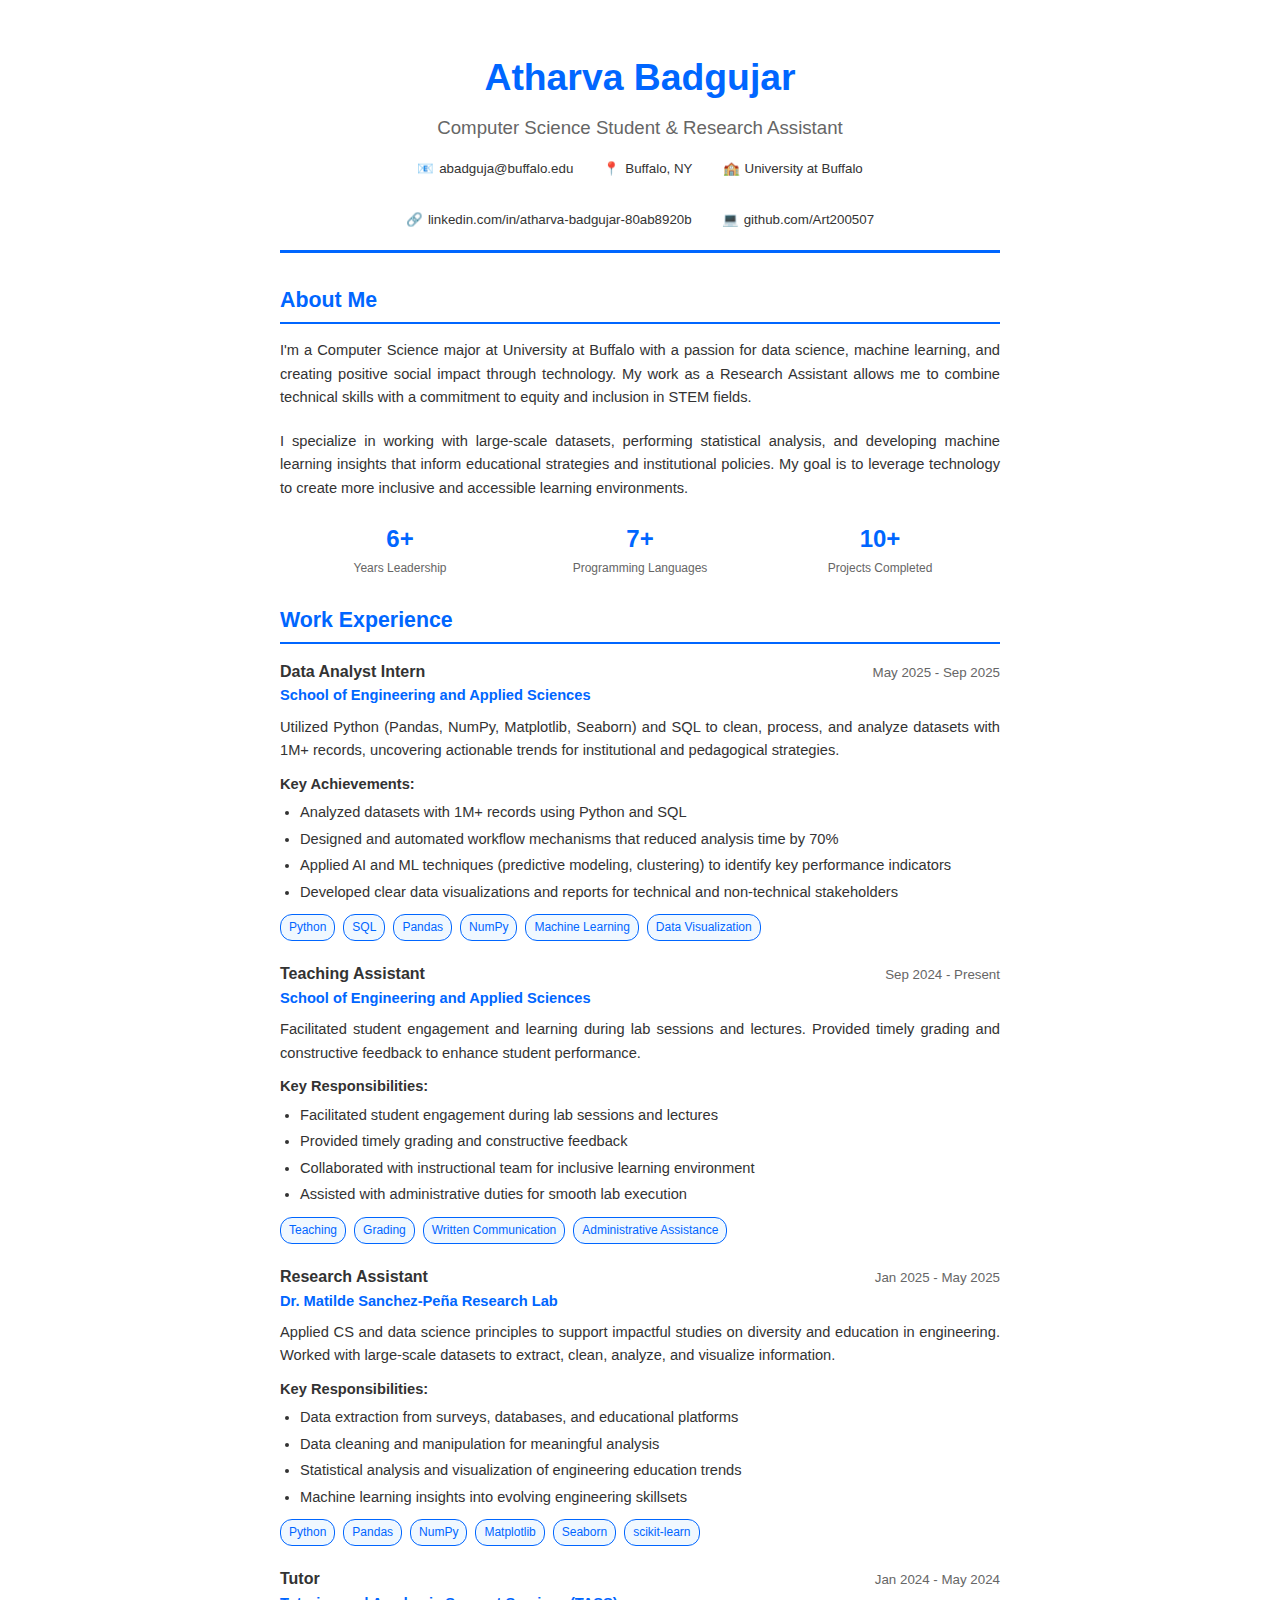
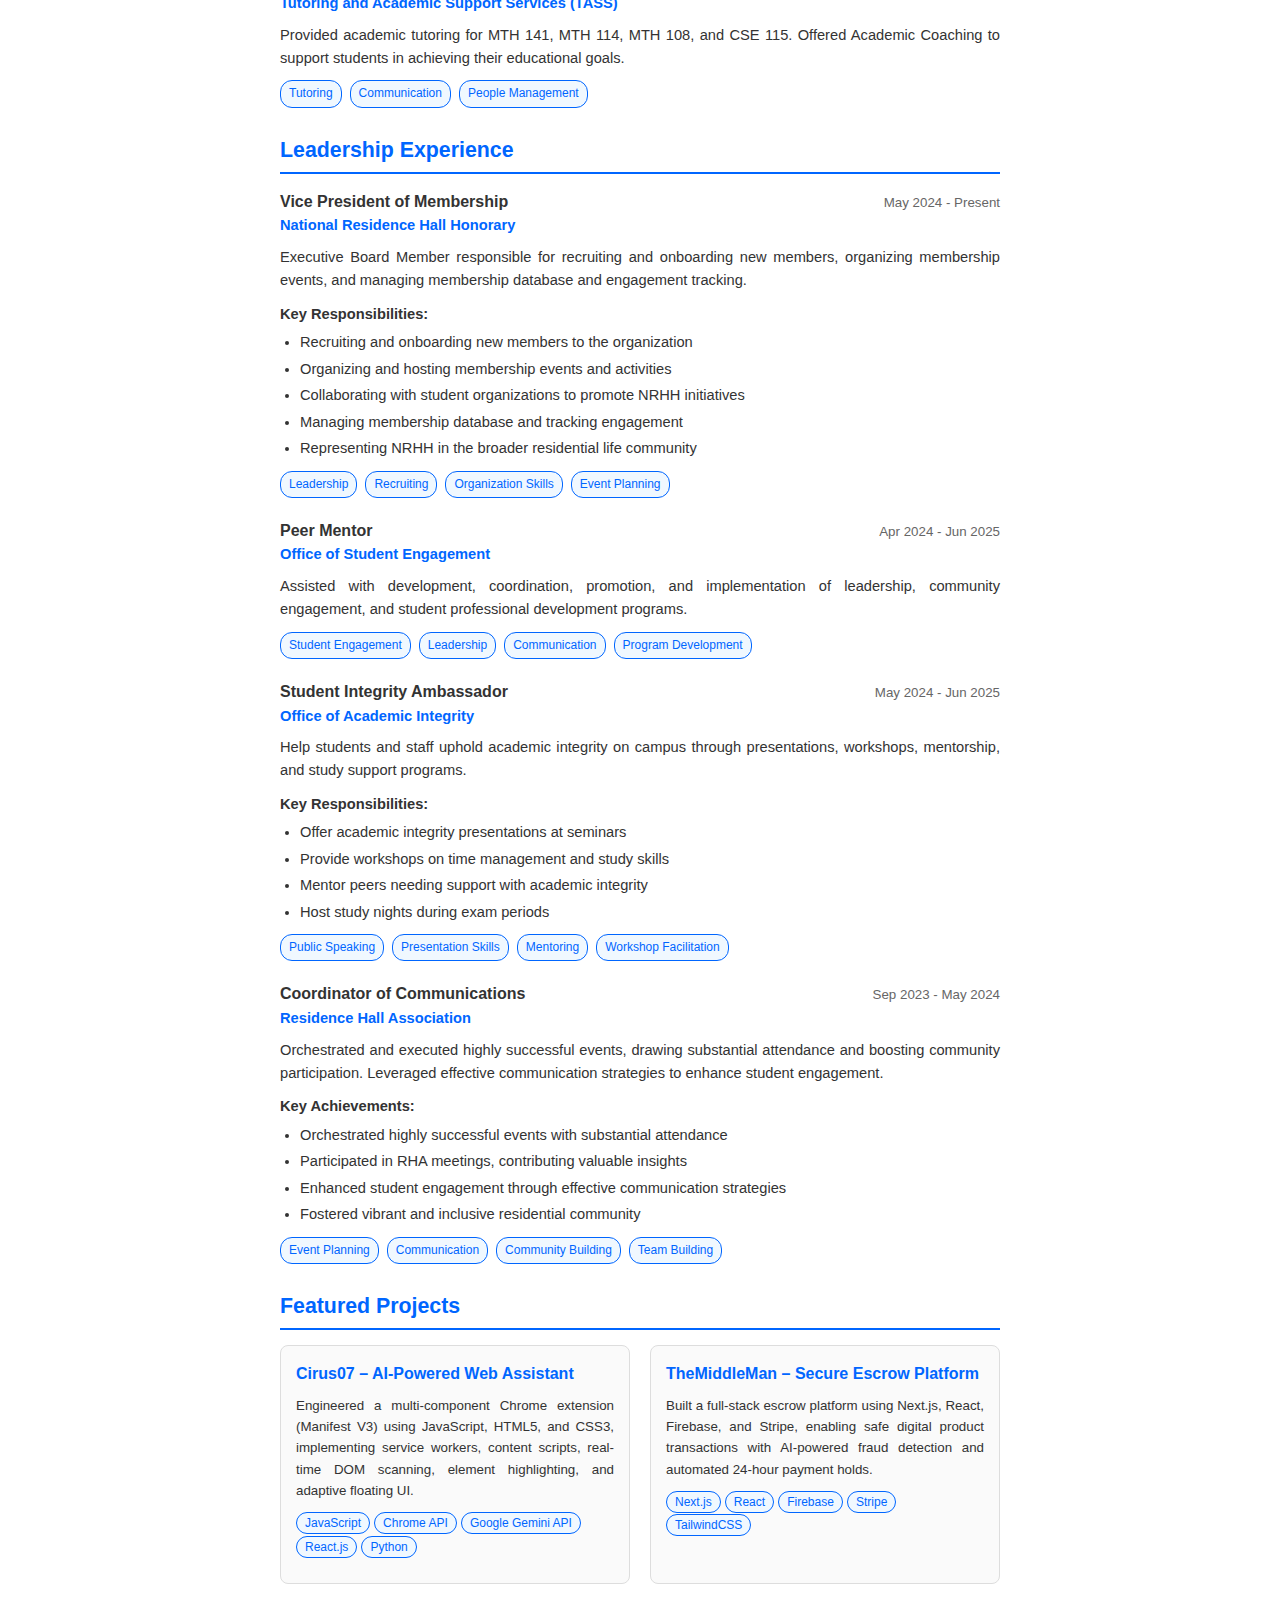
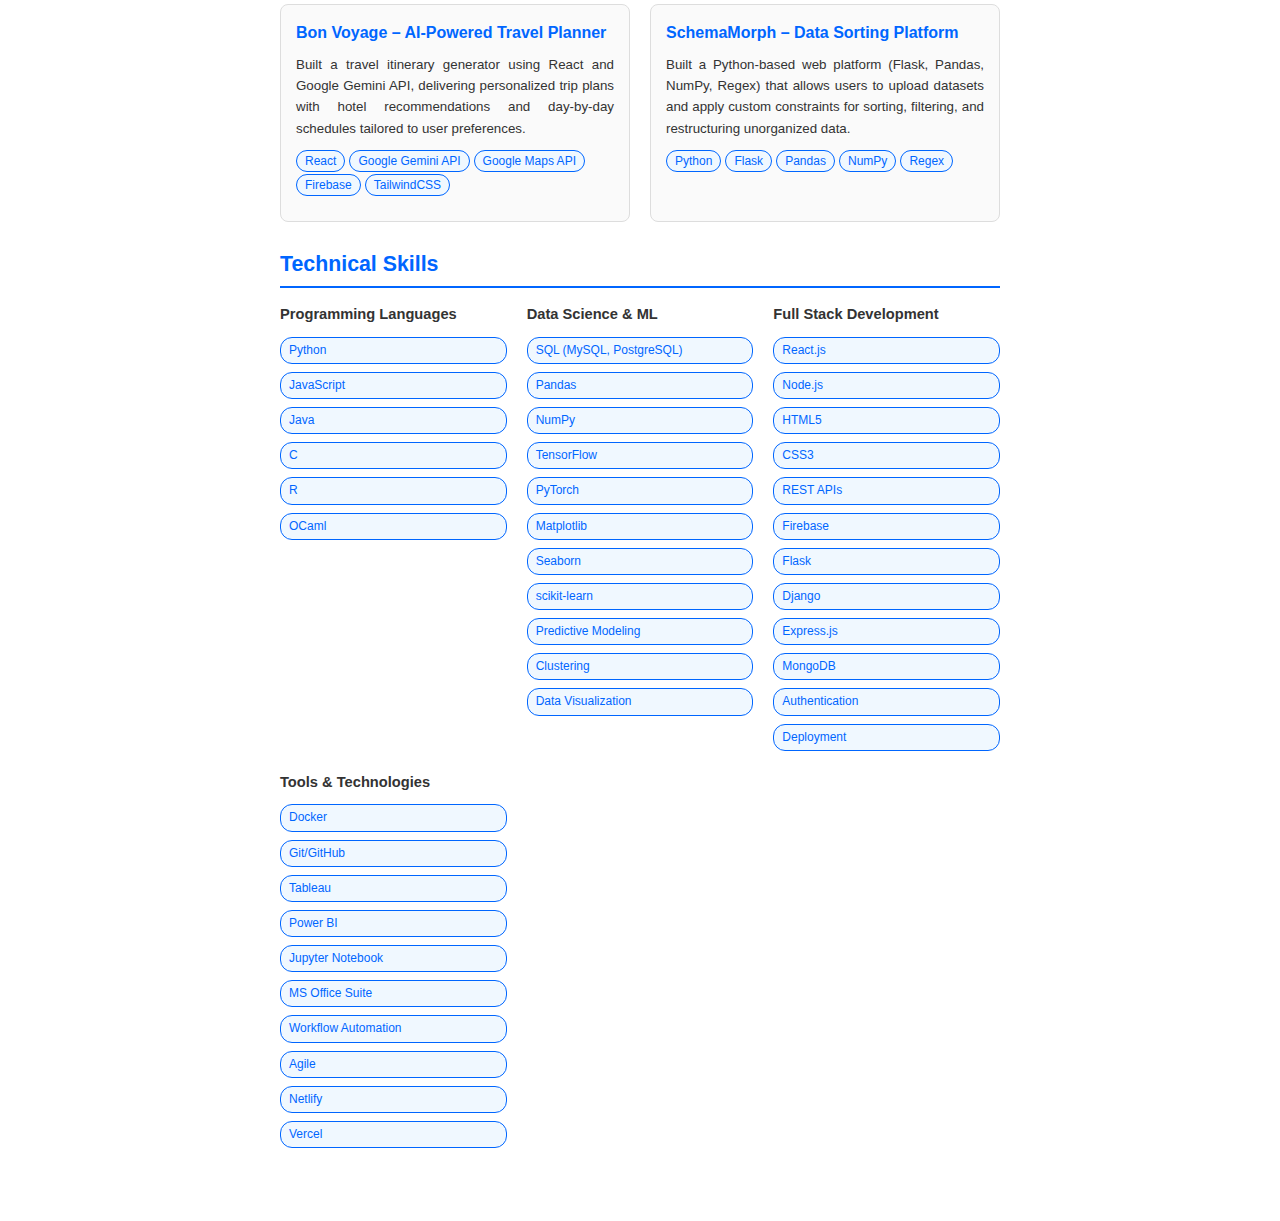
<file: resume.html>
<!DOCTYPE html>
<html lang="en">
<head>
    <meta charset="UTF-8">
    <meta name="viewport" content="width=device-width, initial-scale=1.0">
    <title>Atharva Badgujar - Resume</title>
    <style>
        * {
            margin: 0;
            padding: 0;
            box-sizing: border-box;
        }
        
        body {
            font-family: 'Arial', sans-serif;
            line-height: 1.6;
            color: #333;
            background: white;
            font-size: 11pt;
        }
        
        .container {
            max-width: 8.5in;
            margin: 0 auto;
            padding: 0.5in;
        }
        
        .header {
            text-align: center;
            border-bottom: 3px solid #0066ff;
            padding-bottom: 20px;
            margin-bottom: 30px;
        }
        
        .name {
            font-size: 28pt;
            font-weight: bold;
            color: #0066ff;
            margin-bottom: 5px;
        }
        
        .title {
            font-size: 14pt;
            color: #666;
            margin-bottom: 15px;
        }
        
        .contact-info {
            display: flex;
            justify-content: center;
            gap: 30px;
            flex-wrap: wrap;
            font-size: 10pt;
        }
        
        .contact-item {
            display: flex;
            align-items: center;
            gap: 5px;
        }
        
        .section {
            margin-bottom: 25px;
        }
        
        .section-title {
            font-size: 16pt;
            font-weight: bold;
            color: #0066ff;
            border-bottom: 2px solid #0066ff;
            padding-bottom: 5px;
            margin-bottom: 15px;
        }
        
        .experience-item {
            margin-bottom: 20px;
        }
        
        .experience-header {
            display: flex;
            justify-content: space-between;
            align-items: baseline;
            margin-bottom: 8px;
        }
        
        .job-title {
            font-weight: bold;
            font-size: 12pt;
            color: #333;
        }
        
        .company {
            font-weight: bold;
            color: #0066ff;
        }
        
        .duration {
            color: #666;
            font-size: 10pt;
        }
        
        .experience-description {
            margin-bottom: 10px;
            text-align: justify;
        }
        
        .key-responsibilities {
            margin-bottom: 10px;
        }
        
        .key-responsibilities h4 {
            font-weight: bold;
            margin-bottom: 5px;
            color: #333;
        }
        
        .key-responsibilities ul {
            margin-left: 20px;
        }
        
        .key-responsibilities li {
            margin-bottom: 3px;
        }
        
        .tech-stack {
            display: flex;
            flex-wrap: wrap;
            gap: 8px;
        }
        
        .tech-tag {
            background: #f0f8ff;
            border: 1px solid #0066ff;
            color: #0066ff;
            padding: 3px 8px;
            border-radius: 12px;
            font-size: 9pt;
            font-weight: 500;
        }
        
        .projects-grid {
            display: grid;
            grid-template-columns: 1fr 1fr;
            gap: 20px;
        }
        
        .project-card {
            border: 1px solid #ddd;
            border-radius: 8px;
            padding: 15px;
            background: #fafafa;
        }
        
        .project-title {
            font-weight: bold;
            color: #0066ff;
            margin-bottom: 8px;
            font-size: 12pt;
        }
        
        .project-description {
            margin-bottom: 10px;
            font-size: 10pt;
            text-align: justify;
        }
        
        .project-tech {
            margin-bottom: 10px;
        }
        
        .project-links {
            display: flex;
            gap: 10px;
        }
        
        .project-link {
            color: #0066ff;
            text-decoration: none;
            font-size: 9pt;
        }
        
        .skills-grid {
            display: grid;
            grid-template-columns: 1fr 1fr 1fr;
            gap: 20px;
        }
        
        .skill-category h3 {
            font-weight: bold;
            color: #333;
            margin-bottom: 10px;
            font-size: 11pt;
        }
        
        .skill-items {
            display: flex;
            flex-direction: column;
            gap: 8px;
        }
        
        .skill-item {
            display: flex;
            justify-content: space-between;
            align-items: center;
        }
        
        .skill-name {
            font-weight: 500;
        }
        
        .skill-level {
            width: 60px;
            height: 8px;
            background: #ddd;
            border-radius: 4px;
            overflow: hidden;
        }
        
        .skill-progress {
            height: 100%;
            background: #0066ff;
            border-radius: 4px;
        }
        
        .about-text {
            text-align: justify;
            margin-bottom: 20px;
            font-size: 11pt;
        }
        
        .about-stats {
            display: flex;
            justify-content: space-around;
            text-align: center;
        }
        
        .stat-item {
            flex: 1;
        }
        
        .stat-number {
            font-size: 18pt;
            font-weight: bold;
            color: #0066ff;
        }
        
        .stat-label {
            font-size: 9pt;
            color: #666;
        }
        
        @media print {
            body {
                font-size: 10pt;
            }
            
            .container {
                padding: 0.25in;
            }
            
            .section {
                margin-bottom: 20px;
            }
            
            .projects-grid {
                grid-template-columns: 1fr;
            }
            
            .skills-grid {
                grid-template-columns: 1fr 1fr;
            }
        }
    </style>
</head>
<body>
    <div class="container">
        <!-- Header -->
        <div class="header">
            <div class="name">Atharva Badgujar</div>
            <div class="title">Computer Science Student & Research Assistant</div>
            <div class="contact-info">
                <div class="contact-item">
                    <span>📧</span>
                    <span>abadguja@buffalo.edu</span>
                </div>
                <div class="contact-item">
                    <span>📍</span>
                    <span>Buffalo, NY</span>
                </div>
                <div class="contact-item">
                    <span>🏫</span>
                    <span>University at Buffalo</span>
                </div>
                <div class="contact-item">
                    <span>🔗</span>
                    <span>linkedin.com/in/atharva-badgujar-80ab8920b</span>
                </div>
                <div class="contact-item">
                    <span>💻</span>
                    <span>github.com/Art200507</span>
                </div>
            </div>
        </div>

        <!-- About Section -->
        <div class="section">
            <div class="section-title">About Me</div>
            <div class="about-text">
                I'm a Computer Science major at University at Buffalo with a passion for data science, 
                machine learning, and creating positive social impact through technology. My work as a 
                Research Assistant allows me to combine technical skills with a commitment to equity and 
                inclusion in STEM fields.
            </div>
            <div class="about-text">
                I specialize in working with large-scale datasets, performing statistical analysis, 
                and developing machine learning insights that inform educational strategies and institutional 
                policies. My goal is to leverage technology to create more inclusive and accessible 
                learning environments.
            </div>
            <div class="about-stats">
                <div class="stat-item">
                    <div class="stat-number">6+</div>
                    <div class="stat-label">Years Leadership</div>
                </div>
                <div class="stat-item">
                    <div class="stat-number">7+</div>
                    <div class="stat-label">Programming Languages</div>
                </div>
                <div class="stat-item">
                    <div class="stat-number">10+</div>
                    <div class="stat-label">Projects Completed</div>
                </div>
            </div>
        </div>

        <!-- Experience Section -->
        <div class="section">
            <div class="section-title">Work Experience</div>
            
            <!-- Data Analyst Intern -->
            <div class="experience-item">
                <div class="experience-header">
                    <div>
                        <div class="job-title">Data Analyst Intern</div>
                        <div class="company">School of Engineering and Applied Sciences</div>
                    </div>
                    <div class="duration">May 2025 - Sep 2025</div>
                </div>
                <div class="experience-description">
                    Utilized Python (Pandas, NumPy, Matplotlib, Seaborn) and SQL to clean, process, and analyze datasets with 1M+ records,
                    uncovering actionable trends for institutional and pedagogical strategies.
                </div>
                <div class="key-responsibilities">
                    <h4>Key Achievements:</h4>
                    <ul>
                        <li>Analyzed datasets with 1M+ records using Python and SQL</li>
                        <li>Designed and automated workflow mechanisms that reduced analysis time by 70%</li>
                        <li>Applied AI and ML techniques (predictive modeling, clustering) to identify key performance indicators</li>
                        <li>Developed clear data visualizations and reports for technical and non-technical stakeholders</li>
                    </ul>
                </div>
                <div class="tech-stack">
                    <span class="tech-tag">Python</span>
                    <span class="tech-tag">SQL</span>
                    <span class="tech-tag">Pandas</span>
                    <span class="tech-tag">NumPy</span>
                    <span class="tech-tag">Machine Learning</span>
                    <span class="tech-tag">Data Visualization</span>
                </div>
            </div>

            <!-- Teaching Assistant -->
            <div class="experience-item">
                <div class="experience-header">
                    <div>
                        <div class="job-title">Teaching Assistant</div>
                        <div class="company">School of Engineering and Applied Sciences</div>
                    </div>
                    <div class="duration">Sep 2024 - Present</div>
                </div>
                <div class="experience-description">
                    Facilitated student engagement and learning during lab sessions and lectures. Provided timely grading
                    and constructive feedback to enhance student performance.
                </div>
                <div class="key-responsibilities">
                    <h4>Key Responsibilities:</h4>
                    <ul>
                        <li>Facilitated student engagement during lab sessions and lectures</li>
                        <li>Provided timely grading and constructive feedback</li>
                        <li>Collaborated with instructional team for inclusive learning environment</li>
                        <li>Assisted with administrative duties for smooth lab execution</li>
                    </ul>
                </div>
                <div class="tech-stack">
                    <span class="tech-tag">Teaching</span>
                    <span class="tech-tag">Grading</span>
                    <span class="tech-tag">Written Communication</span>
                    <span class="tech-tag">Administrative Assistance</span>
                </div>
            </div>

            <!-- Research Assistant -->
            <div class="experience-item">
                <div class="experience-header">
                    <div>
                        <div class="job-title">Research Assistant</div>
                        <div class="company">Dr. Matilde Sanchez-Peña Research Lab</div>
                    </div>
                    <div class="duration">Jan 2025 - May 2025</div>
                </div>
                <div class="experience-description">
                    Applied CS and data science principles to support impactful studies on diversity and education in engineering.
                    Worked with large-scale datasets to extract, clean, analyze, and visualize information.
                </div>
                <div class="key-responsibilities">
                    <h4>Key Responsibilities:</h4>
                    <ul>
                        <li>Data extraction from surveys, databases, and educational platforms</li>
                        <li>Data cleaning and manipulation for meaningful analysis</li>
                        <li>Statistical analysis and visualization of engineering education trends</li>
                        <li>Machine learning insights into evolving engineering skillsets</li>
                    </ul>
                </div>
                <div class="tech-stack">
                    <span class="tech-tag">Python</span>
                    <span class="tech-tag">Pandas</span>
                    <span class="tech-tag">NumPy</span>
                    <span class="tech-tag">Matplotlib</span>
                    <span class="tech-tag">Seaborn</span>
                    <span class="tech-tag">scikit-learn</span>
                </div>
            </div>

            <!-- Tutor -->
            <div class="experience-item">
                <div class="experience-header">
                    <div>
                        <div class="job-title">Tutor</div>
                        <div class="company">Tutoring and Academic Support Services (TASS)</div>
                    </div>
                    <div class="duration">Jan 2024 - May 2024</div>
                </div>
                <div class="experience-description">
                    Provided academic tutoring for MTH 141, MTH 114, MTH 108, and CSE 115. Offered Academic Coaching
                    to support students in achieving their educational goals.
                </div>
                <div class="tech-stack">
                    <span class="tech-tag">Tutoring</span>
                    <span class="tech-tag">Communication</span>
                    <span class="tech-tag">People Management</span>
                </div>
            </div>
        </div>

        <!-- Leadership Section -->
        <div class="section">
            <div class="section-title">Leadership Experience</div>

            <!-- Vice President of Membership -->
            <div class="experience-item">
                <div class="experience-header">
                    <div>
                        <div class="job-title">Vice President of Membership</div>
                        <div class="company">National Residence Hall Honorary</div>
                    </div>
                    <div class="duration">May 2024 - Present</div>
                </div>
                <div class="experience-description">
                    Executive Board Member responsible for recruiting and onboarding new members, organizing membership events,
                    and managing membership database and engagement tracking.
                </div>
                <div class="key-responsibilities">
                    <h4>Key Responsibilities:</h4>
                    <ul>
                        <li>Recruiting and onboarding new members to the organization</li>
                        <li>Organizing and hosting membership events and activities</li>
                        <li>Collaborating with student organizations to promote NRHH initiatives</li>
                        <li>Managing membership database and tracking engagement</li>
                        <li>Representing NRHH in the broader residential life community</li>
                    </ul>
                </div>
                <div class="tech-stack">
                    <span class="tech-tag">Leadership</span>
                    <span class="tech-tag">Recruiting</span>
                    <span class="tech-tag">Organization Skills</span>
                    <span class="tech-tag">Event Planning</span>
                </div>
            </div>

            <!-- Peer Mentor -->
            <div class="experience-item">
                <div class="experience-header">
                    <div>
                        <div class="job-title">Peer Mentor</div>
                        <div class="company">Office of Student Engagement</div>
                    </div>
                    <div class="duration">Apr 2024 - Jun 2025</div>
                </div>
                <div class="experience-description">
                    Assisted with development, coordination, promotion, and implementation of leadership, community engagement,
                    and student professional development programs.
                </div>
                <div class="tech-stack">
                    <span class="tech-tag">Student Engagement</span>
                    <span class="tech-tag">Leadership</span>
                    <span class="tech-tag">Communication</span>
                    <span class="tech-tag">Program Development</span>
                </div>
            </div>

            <!-- Student Integrity Ambassador -->
            <div class="experience-item">
                <div class="experience-header">
                    <div>
                        <div class="job-title">Student Integrity Ambassador</div>
                        <div class="company">Office of Academic Integrity</div>
                    </div>
                    <div class="duration">May 2024 - Jun 2025</div>
                </div>
                <div class="experience-description">
                    Help students and staff uphold academic integrity on campus through presentations, workshops, mentorship,
                    and study support programs.
                </div>
                <div class="key-responsibilities">
                    <h4>Key Responsibilities:</h4>
                    <ul>
                        <li>Offer academic integrity presentations at seminars</li>
                        <li>Provide workshops on time management and study skills</li>
                        <li>Mentor peers needing support with academic integrity</li>
                        <li>Host study nights during exam periods</li>
                    </ul>
                </div>
                <div class="tech-stack">
                    <span class="tech-tag">Public Speaking</span>
                    <span class="tech-tag">Presentation Skills</span>
                    <span class="tech-tag">Mentoring</span>
                    <span class="tech-tag">Workshop Facilitation</span>
                </div>
            </div>

            <!-- Coordinator of Communications -->
            <div class="experience-item">
                <div class="experience-header">
                    <div>
                        <div class="job-title">Coordinator of Communications</div>
                        <div class="company">Residence Hall Association</div>
                    </div>
                    <div class="duration">Sep 2023 - May 2024</div>
                </div>
                <div class="experience-description">
                    Orchestrated and executed highly successful events, drawing substantial attendance and boosting community participation.
                    Leveraged effective communication strategies to enhance student engagement.
                </div>
                <div class="key-responsibilities">
                    <h4>Key Achievements:</h4>
                    <ul>
                        <li>Orchestrated highly successful events with substantial attendance</li>
                        <li>Participated in RHA meetings, contributing valuable insights</li>
                        <li>Enhanced student engagement through effective communication strategies</li>
                        <li>Fostered vibrant and inclusive residential community</li>
                    </ul>
                </div>
                <div class="tech-stack">
                    <span class="tech-tag">Event Planning</span>
                    <span class="tech-tag">Communication</span>
                    <span class="tech-tag">Community Building</span>
                    <span class="tech-tag">Team Building</span>
                </div>
            </div>
        </div>

        <!-- Projects Section -->
        <div class="section">
            <div class="section-title">Featured Projects</div>
            <div class="projects-grid">
                <div class="project-card">
                    <div class="project-title">Cirus07 – AI-Powered Web Assistant</div>
                    <div class="project-description">
                        Engineered a multi-component Chrome extension (Manifest V3) using JavaScript, HTML5, and CSS3, implementing service workers,
                        content scripts, real-time DOM scanning, element highlighting, and adaptive floating UI.
                    </div>
                    <div class="project-tech">
                        <span class="tech-tag">JavaScript</span>
                        <span class="tech-tag">Chrome API</span>
                        <span class="tech-tag">Google Gemini API</span>
                        <span class="tech-tag">React.js</span>
                        <span class="tech-tag">Python</span>
                    </div>
                </div>

                <div class="project-card">
                    <div class="project-title">TheMiddleMan – Secure Escrow Platform</div>
                    <div class="project-description">
                        Built a full-stack escrow platform using Next.js, React, Firebase, and Stripe, enabling safe digital product transactions
                        with AI-powered fraud detection and automated 24-hour payment holds.
                    </div>
                    <div class="project-tech">
                        <span class="tech-tag">Next.js</span>
                        <span class="tech-tag">React</span>
                        <span class="tech-tag">Firebase</span>
                        <span class="tech-tag">Stripe</span>
                        <span class="tech-tag">TailwindCSS</span>
                    </div>
                </div>

                <div class="project-card">
                    <div class="project-title">Bon Voyage – AI-Powered Travel Planner</div>
                    <div class="project-description">
                        Built a travel itinerary generator using React and Google Gemini API, delivering personalized trip plans
                        with hotel recommendations and day-by-day schedules tailored to user preferences.
                    </div>
                    <div class="project-tech">
                        <span class="tech-tag">React</span>
                        <span class="tech-tag">Google Gemini API</span>
                        <span class="tech-tag">Google Maps API</span>
                        <span class="tech-tag">Firebase</span>
                        <span class="tech-tag">TailwindCSS</span>
                    </div>
                </div>

                <div class="project-card">
                    <div class="project-title">SchemaMorph – Data Sorting Platform</div>
                    <div class="project-description">
                        Built a Python-based web platform (Flask, Pandas, NumPy, Regex) that allows users to upload datasets
                        and apply custom constraints for sorting, filtering, and restructuring unorganized data.
                    </div>
                    <div class="project-tech">
                        <span class="tech-tag">Python</span>
                        <span class="tech-tag">Flask</span>
                        <span class="tech-tag">Pandas</span>
                        <span class="tech-tag">NumPy</span>
                        <span class="tech-tag">Regex</span>
                    </div>
                </div>
            </div>
        </div>

        <!-- Skills Section -->
        <div class="section">
            <div class="section-title">Technical Skills</div>
            <div class="skills-grid">
                <div class="skill-category">
                    <h3>Programming Languages</h3>
                    <div class="skill-items">
                        <span class="tech-tag">Python</span>
                        <span class="tech-tag">JavaScript</span>
                        <span class="tech-tag">Java</span>
                        <span class="tech-tag">C</span>
                        <span class="tech-tag">R</span>
                        <span class="tech-tag">OCaml</span>
                    </div>
                </div>

                <div class="skill-category">
                    <h3>Data Science & ML</h3>
                    <div class="skill-items">
                        <span class="tech-tag">SQL (MySQL, PostgreSQL)</span>
                        <span class="tech-tag">Pandas</span>
                        <span class="tech-tag">NumPy</span>
                        <span class="tech-tag">TensorFlow</span>
                        <span class="tech-tag">PyTorch</span>
                        <span class="tech-tag">Matplotlib</span>
                        <span class="tech-tag">Seaborn</span>
                        <span class="tech-tag">scikit-learn</span>
                        <span class="tech-tag">Predictive Modeling</span>
                        <span class="tech-tag">Clustering</span>
                        <span class="tech-tag">Data Visualization</span>
                    </div>
                </div>

                <div class="skill-category">
                    <h3>Full Stack Development</h3>
                    <div class="skill-items">
                        <span class="tech-tag">React.js</span>
                        <span class="tech-tag">Node.js</span>
                        <span class="tech-tag">HTML5</span>
                        <span class="tech-tag">CSS3</span>
                        <span class="tech-tag">REST APIs</span>
                        <span class="tech-tag">Firebase</span>
                        <span class="tech-tag">Flask</span>
                        <span class="tech-tag">Django</span>
                        <span class="tech-tag">Express.js</span>
                        <span class="tech-tag">MongoDB</span>
                        <span class="tech-tag">Authentication</span>
                        <span class="tech-tag">Deployment</span>
                    </div>
                </div>

                <div class="skill-category">
                    <h3>Tools & Technologies</h3>
                    <div class="skill-items">
                        <span class="tech-tag">Docker</span>
                        <span class="tech-tag">Git/GitHub</span>
                        <span class="tech-tag">Tableau</span>
                        <span class="tech-tag">Power BI</span>
                        <span class="tech-tag">Jupyter Notebook</span>
                        <span class="tech-tag">MS Office Suite</span>
                        <span class="tech-tag">Workflow Automation</span>
                        <span class="tech-tag">Agile</span>
                        <span class="tech-tag">Netlify</span>
                        <span class="tech-tag">Vercel</span>
                    </div>
                </div>
            </div>
        </div>
    </div>
</body>
</html>
</file>
